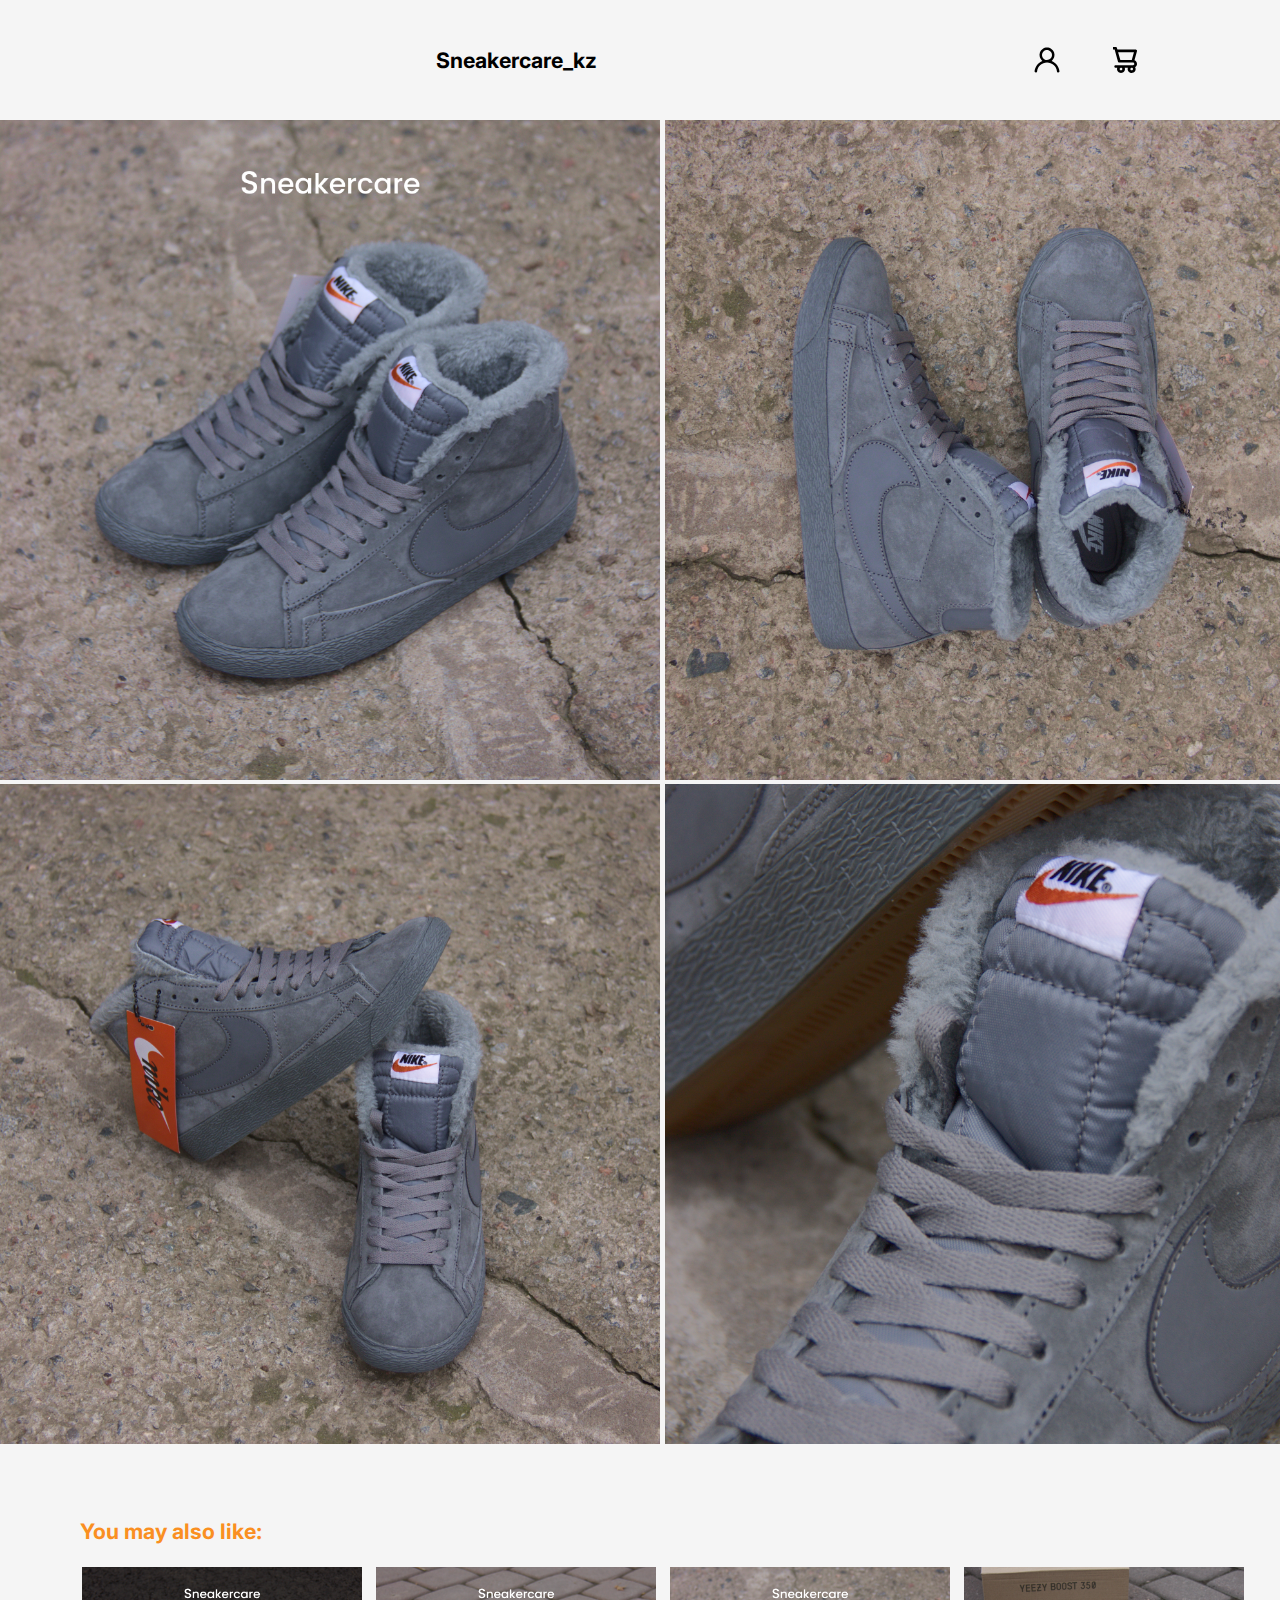
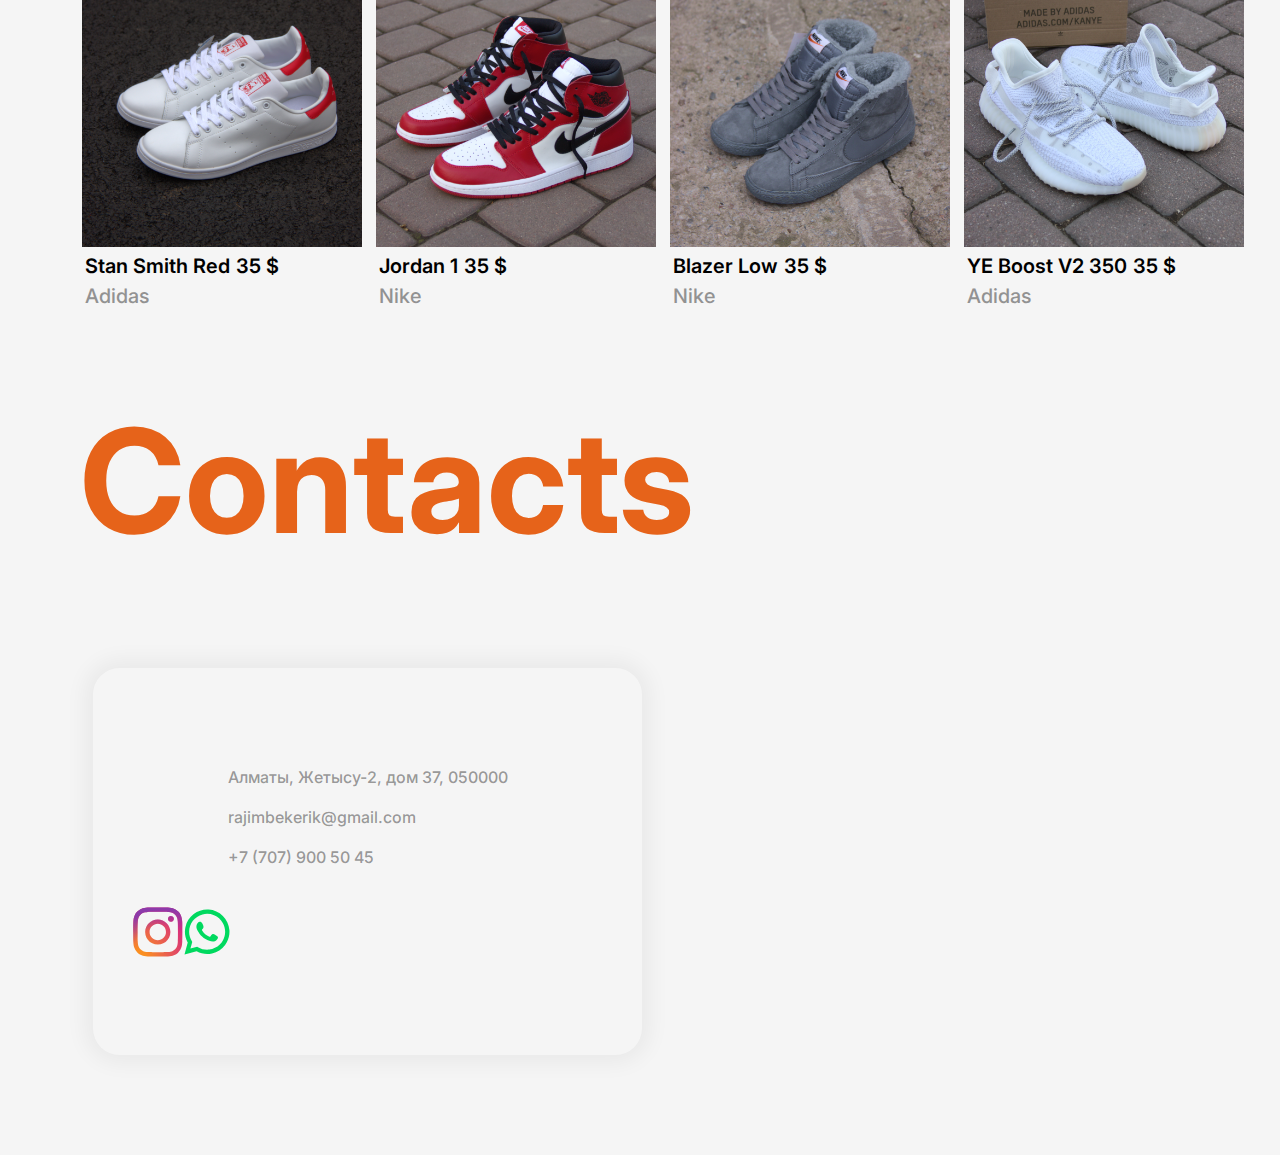
<file: OG Sneakercare_kz/shop-page1.html>
<!DOCTYPE html>
<html lang="en">
<head>
    <title>BLAZER HIGH C Sneakercare_kz</title>
    <link rel="preconnect" href="https://fonts.googleapis.com">
    <link rel="preconnect" href="https://fonts.gstatic.com" crossorigin>
    <link href="https://fonts.googleapis.com/css2?family=Inter:wght@400;500;600;700&display=swap" rel="stylesheet">
    <link rel="stylesheet" href="shop-page1.css">
</head>
<body>
    <div id = "progressbar"></div>
    <div id = "scroll-path"></div>


    <div class="main-container">
        <div class="header">
                <p class="logo">Sneakercare_kz</p>
                <img src="icons/Cart.svg" class="page-icons-cart">
                <img src="icons/Profile.svg" class="page-icons-profile">
        </div>
        <div class="content">
            <div class="images">
                <img src = "images/Blazer_High_c/Frame5.png" class = "shop-icon">
                <img src = "images/Blazer_High_c/IMG_8265_1_.png" class = "shop-icon">
                <img src = "images/Blazer_High_c/IMG_8268_1_.png" class = "shop-icon">
                <img src = "images/Blazer_High_c/IMG_8269_1_.png" class = "shop-icon">
            </div>
            <div class="description">
                <p class = "name-description">Blazer High</p>
                <p class = "price">44$</p>
                <p class = "text-description">The Nike Blazer is a monument in the history of Nike Basketball. The design was first popularized by NBA great George "The Iceman" Gervin in the 1970s and is now a classic winter-lifestyle sneaker.</p>
                <div class="sizes">
                    <p class = "price">Sizes: US</p>
                    <div class="size-container">
                        <div class="size-item" onclick="chooseItem()">7</div>
                        <div class="size-item" onclick="chooseItem()">8</div>
                        <div class="size-item" onclick="chooseItem()">9</div>
                        <div class="size-item" onclick="chooseItem()">10</div>
                        <div class="size-item" onclick="chooseItem()">11</div>
                        <div class="size-item" onclick="chooseItem()">12</div>
                    </div>
                    <p class = "size-guide" id = "toggle-button">Size guide</p>
                    <div id="box-toggle" class="size-box">
                        <p class="size-box-text">Size guides:</p>
                        <div class="size-box-close">&times;</div>
                        <div class="overlay"></div>
                        <table class="size-table">
                            <tr>
                                <td id="size-table-name">US</td>
                                <td id="size-table-color1">7</td>
                                <td id="size-table-color2">8</td>
                                <td id="size-table-color1">9</td>
                                <td id="size-table-color2">10</td>
                                <td id="size-table-color1">11</td>
                                <td id="size-table-color2">12</td>
                            </tr>
                            <tr>
                                <td id="size-table-name">EU</td>
                                <td id="size-table-color1">40</td>
                                <td id="size-table-color2">41</td>
                                <td id="size-table-color1">42</td>
                                <td id="size-table-color2">43</td>
                                <td id="size-table-color1">44</td>
                                <td id="size-table-color2">45</td>
                            </tr>
                            <tr>
                                <td id="size-table-name">CM</td>
                                <td id="size-table-color1">25</td>
                                <td id="size-table-color2">25.5</td>
                                <td id="size-table-color1">26.3</td>
                                <td id="size-table-color2">27</td>
                                <td id="size-table-color1">28</td>
                                <td id="size-table-color2">28.8</td>
                            </tr>
                        </table>
                    </div>
                    <button type="submit" id="add-button" onclick="changeText()">Add to shopping bag</button>
                </div>
            </div>
        </div>
    </div>    

        <div class="recommendations">
            <p class = "text-recommend">You may also like:</p>
            <div class="image-recommend">
                <div class="recommend-item">
                    <img src = "images/Stan_Smith/Frame4.png" class = "recommend-icon">
                    <div class="name-price">
                        <p class = "recommend-name">Stan Smith Red</p>
                        <p class = "recommend-price">35 $</p>
                    </div>
                    <p class = "recommend-brand">Adidas</p>
                </div>
                <div class="recommend-item">
                    <img src = "images/Jordan_1_Red/Frame3.png" class = "recommend-icon">
                    <div class="name-price">
                        <p class = "recommend-name">Jordan 1</p>
                        <p class = "recommend-price">35 $</p>
                    </div>
                    <p class = "recommend-brand">Nike</p>
                </div>
                <div class="recommend-item">
                    <img src = "images/Blazer_High_c/Frame5.png" class = "recommend-icon">
                    <div class="name-price">
                        <p class = "recommend-name">Blazer Low</p>
                        <p class = "recommend-price">35 $</p>
                    </div>
                    <p class = "recommend-brand">Nike</p>
                </div>
                <div class="recommend-item">
                    <img src = "images/Yeezy_Boost_V2_350_Triple_White/Group_1.png" class = "recommend-icon">
                    <div class="name-price">
                        <p class = "recommend-name">YE Boost V2 350</p>
                        <p class = "recommend-price">35 $</p>
                    </div>
                    <p class = "recommend-brand">Adidas</p>
                </div>
            </div>
                
        </div>

        <div class="footer">
            <h1 class="footer-text">Contacts</h1>
            <div class="container-footer">
                <p class="info-catalog">
                    Алматы, Жетысу-2, дом 37, 050000
                    <br>
                    <br>
                    rajimbekerik@gmail.com
                    <br>
                    <br>
                    +7 (707) 900 50 45
                </p>
                <div class="svgs">
                    <img src="Social Media/Instagram.svg" alt="">
                    <img src="Social Media/Whatsapp.svg" alt="">
                </div>
            </div>
        </div>
    
    <script>
        function changeText(){
            var button = document.getElementById("add-button");
            if (button.innerHTML == "Add to shopping bag"){
                button.innerHTML = "Added ✓";
                button.style.backgroundColor = "green";
            }else{
                button.innerHTML = "Add to shopping bag";
                button.style.backgroundColor = "";
            }

        }
    </script>

    <script>
        function chooseItem(){
            var button = document.getElementsByClassName("size-item");
            button.style.backgroundColor = "#b44104";
        };
    </script>

    <script>
        document.getElementById('toggle-button').addEventListener('click', function(event){
            event.preventDefault();
            var box = document.getElementById('box-toggle');
            var overlay = document.querySelector('.overlay');
            if (box.style.display == 'block'){
                box.style.display = 'none';
                overlay.style.display = 'none';
            }
            else{
                box.style.display = 'block';
                overlay.style.display = 'block';
            }
        });

        document.querySelectorAll('.size-box-close').forEach(function(element){
            element.addEventListener('click', function(){
                document.getElementById('box-toggle').style.display = 'none';
                document.getElementsByClassName('overlay').style.display = 'none';
            });
        });

        document.querySelectorAll('.size-box-close').forEach(function(element){
            element.addEventListener('click', function(){
                event.preventDefault();
                if (box.style.display == 'block'){
                    box.style.display = 'none';
                    overlay.style.display = 'none';
                }
                else{
                    box.style.display = 'block';
                    overlay.style.display = 'block';
                }
            });
        });
    </script>
    <script>
    </script>
</body>
</html>
</file>
<file: OG Sneakercare_kz/shop-page1.css>
body {
    margin: 0px;
    background-color: #F5F5F5;
    font-family: Inter;
}

.main-container{
    width: 100vw;
    overflow-x: hidden;
}

.header{
    background-color: #F5F5F5;
    background-position: center;
    background-size: cover;
    width: 100%;
    max-height: 120px;
    height: 100vh;
    text-align: center;
}

.logo {
    display: inline-block;
    margin: 0px;
    font-size: 1.667vw;
    font-weight: bold;
    font-family: Inter;
    color: black;
    line-height: 120px;
    cursor: pointer;
}

.page-icons-cart{
    float: right;
    width: 30px;
    height: 30px;
    margin-right: 140px;
    margin-top: 45px;
    margin-bottom: 45px;
    cursor: pointer;
}

.page-icons-profile{
    float: right;
    width: 30px;
    height: 30px;
    margin-top: 45px;
    margin-bottom: 45px;
    margin-right: 48px;
    cursor: pointer;
}

.content{
    display: flex;
}

.images{
    min-width: 83.125rem;
    flex-wrap: wrap; 
    justify-content: flex-start;
    float: left;
}

.description{
    position: relative;
    float: right;
    margin-left: 65px;
    margin-right: 65px;;
}

.shop-icon{
    width: 41.25rem;
    height: 41.25rem;
    margin-right: 1px;
}

.shop-icon:last-of-type{
    margin-right: 0px;
}

.name-description{
    font-size: 1.667vw;
    font-weight: bold;
    color: black;
}

.price{
    font-size: 24px;
    font-weight: 600;
    color: black;
}

.text-description{
    color: #929292;
    font-weight: 400;
    font-size: 20px;
}

.size-container{
    display: grid;
    grid-template-columns: 140px 140px 140px;
    grid-template-rows: 140px 140px;
    grid-column-gap: 20px;
    grid-row-gap: 20px;
    margin-bottom: 10px;

}

.size-item{
    border: 1px groove #929292;;
    width: 138px;
    height: 138px;
    border-radius: 1.667vw;
    background-color: #f5f5f5;
    font-size: 24px;
    font-weight: 400;
    color: #929292;
    font-family: Inter;
    text-align: center;
    line-height: 140px;
    padding: 0px;
    cursor: pointer;
}

.size-item:hover{
    color: #ffffff;
    background-color: #FF7427;
    transition: 0.5s;
    transform: translateY(-4px);
}

.size-guide{
    font-weight: 400px;
    font-size: 20px;
    text-decoration: underline;
    color: #929292;
    margin: 3px;
    cursor: pointer;
}

.size-box{
    background-color: #FFFFFF;
    width: 700px;
    height: 360px;
    border-radius: 2.083vw;
    display: none;
    position: fixed;
    top: 50%;
    left: 50%;
    transform: translate(-50%, -50%);
    box-shadow: 0 0 10px rgba(0, 0, 0, 0.4);
    z-index: 10;
}

.size-box:target{
    display: block;
}

.size-box-close{
    float: right;
    margin-right: 70px;
    margin-top: 40px;
    font-size: 36px;
    cursor: pointer;
}

.size-box-text{
    margin-left: 70px;
    color: black;
    font-weight: 600;
    font-size: 24px;
    display: inline-block;
    margin-top: 50px;
    margin-bottom: 26px;
}

.size-table {
    border-collapse: collapse;
    margin-left: 70px;
    margin-right: 70px;
}

.size-table td {
    border: 1px solid #929292;
    width: 80px;
    height: 60px;
    text-align: center;
}

#size-table-name{
    color: #FFFFFF;
    background-color: #FA8F21;
}

#size-table-color1{
    background-color: #FFFFFF;
    color: #929292;
}

#size-table-color2{
    background-color: #F5F5F5;
    color: #929292;
}

.overlay {
    position: fixed;
    top: 0;
    left: 0;
    width: 100%;
    height: 100%;
    background-color: rgba(0, 0, 0, 0.01); 
    display: none;
    z-index: 9;
}



#add-button{
    width: 460px;
    height: 64px;
    border-radius: 1rem;
    border: hidden;
    background-color: #FF7427;
    color:#F5F5F5;
    font-size: 24px;
    font-weight: 500;
    font-family: Inter;
    text-align: center;
    line-height: 64px;
    margin-top: 10px;
    cursor: pointer;
}

#add-button:hover{
    transition: 0.5s;
    transform: translateY(-4px);
    background-color: #ff8747;
}

.recommendations{
    margin-left: 80px;
    margin-top: 70px;
    width: 83.125rem;
}

.text-recommend{
    color: #FA8F21;
    font-size: 1.667vw;
    font-weight: bold;
}

.image-recommend{
    display: grid;
    grid-template-columns: 280px 280px 280px 280px;
    grid-column-gap: 14px;
}

.recommend-item{
    border: 2px solid #F5F5F5;
    width: 280px;
    cursor: pointer;
}

.recommend-icon{
    width: 280px;
    height: 280px;
}

.recommend-item:hover{
    border-color: #FF7427;
    transform: translateY(-5px);
}

.name-price{
    display: flex;
}

.recommend-name{
    color: black;
    font-weight: 600;
    font-size: 20px;
    margin: 3px;
}

.recommend-price{
    color: black;
    font-weight: 600;
    font-size: 20px;
    text-align: right;
    margin: 3px;
}

.recommend-brand{
    color: #929292;
    font-weight: 500;
    font-size: 20px;
    margin: 3px;
}

.footer-text{
    color: #E6631A;
    font-size: 144px;
    font-weight: bold;
    margin: 80px;
}

.container-footer {
    height: 24.1875rem;
    width:34.3125rem ;
    background-color: f5f5f5;
    box-shadow: 0rem 0rem 1.667vw 0.5rem rgba(0, 0, 0, 0.05);
    border-radius: 2.083vw;
    display: flex;
    flex-direction: column;
    margin: 6.25rem auto 6.25rem 7.292vw;
}

.info-catalog {
    font-size: 1.25vw;
    font-weight: 500;
    color: rgba(0, 0, 0, 0.4);
    margin: auto;
    margin-bottom: 1.563vw;
}

.svgs{
    margin: 1.563vw auto auto 3.125vw;
    width: 6.875vw;
    display: flex;
    justify-content: space-between;
}
</file>
